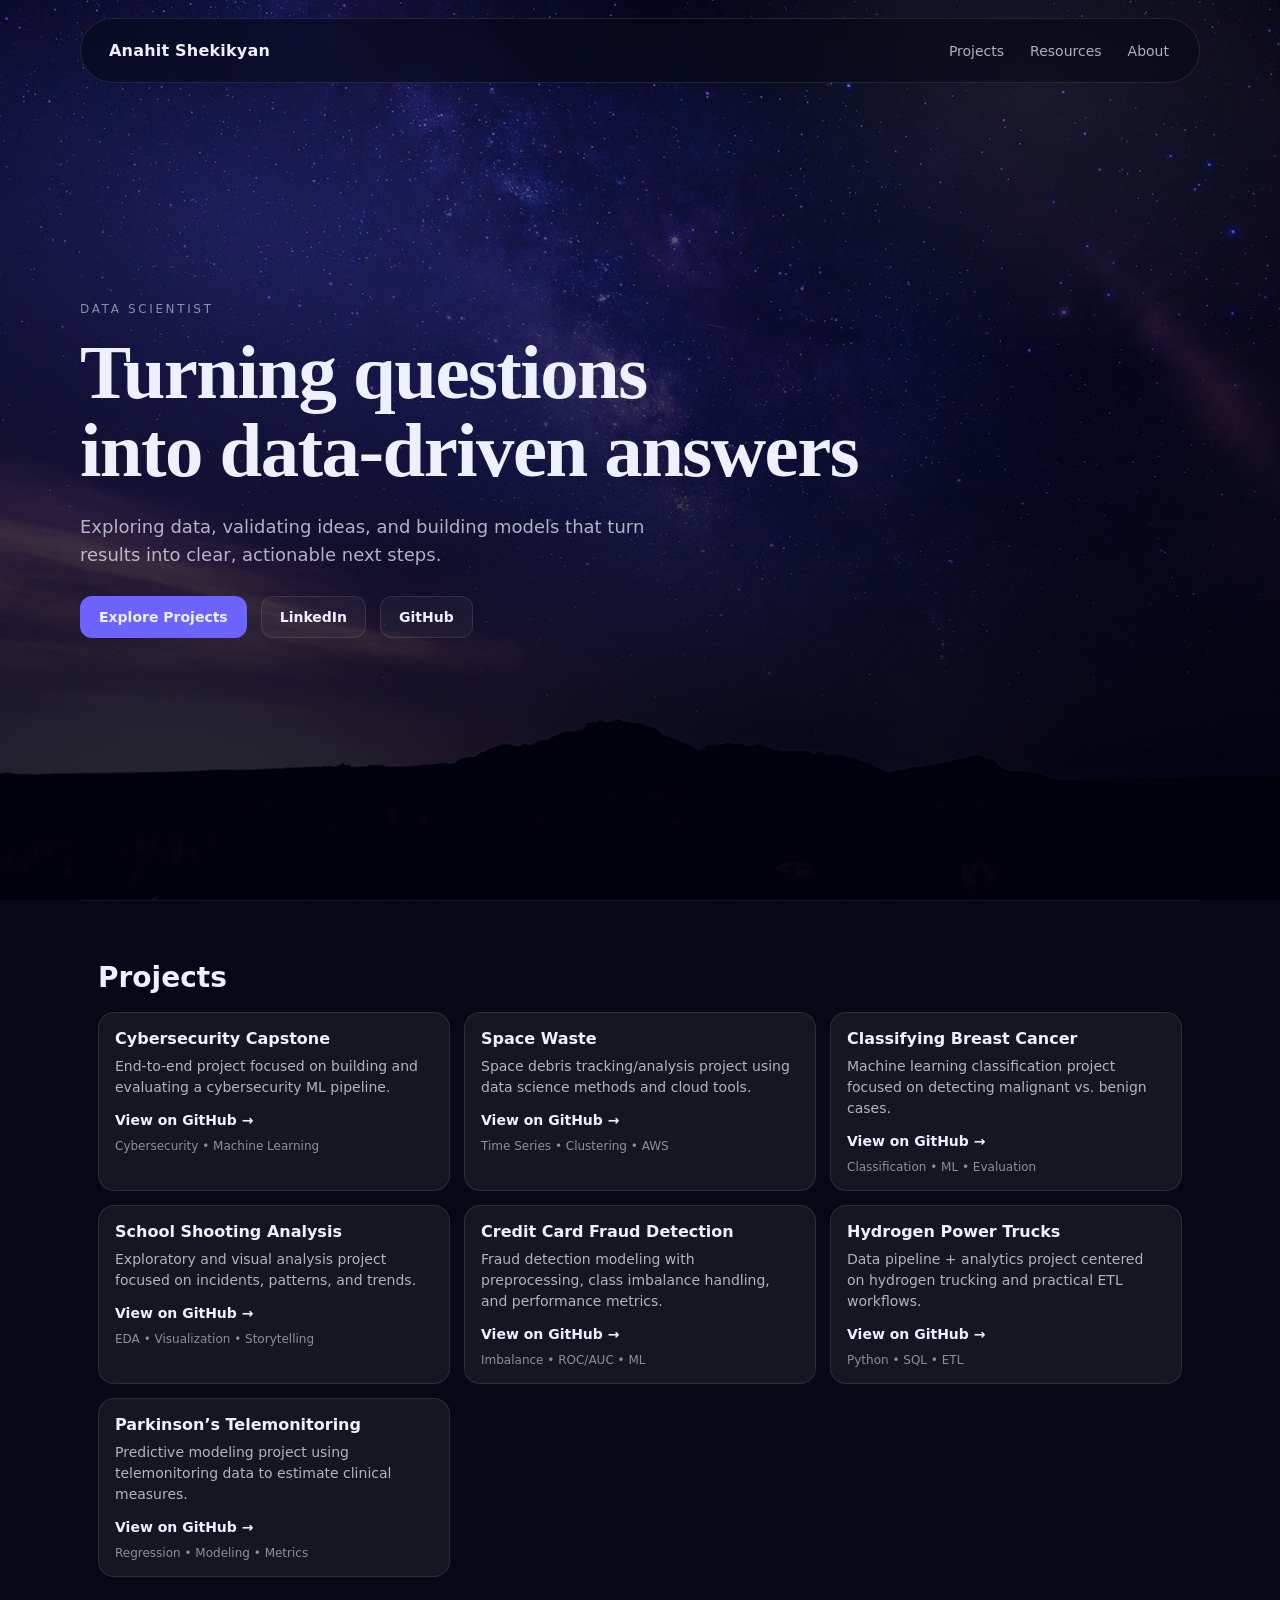
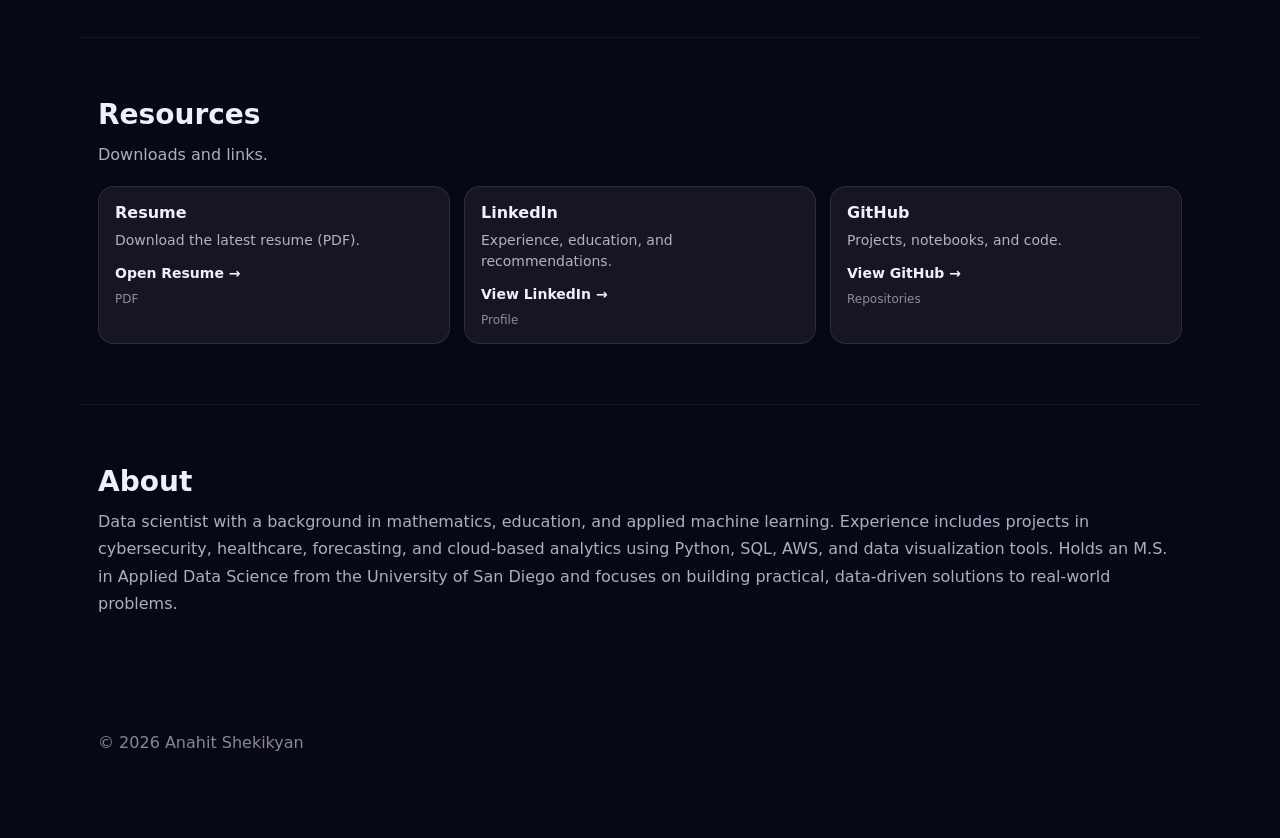
<file: index.html>
<!doctype html>
<html lang="en">
<head>
  <meta charset="UTF-8" />
  <meta name="viewport" content="width=device-width, initial-scale=1.0"/>
  <title>Anahit Shekikyan | Data Scientist</title>
  <link rel="stylesheet" href="styles.css" />
</head>

<body id="top">
  <!-- Top nav -->
  <header class="topbar">
    <div class="nav-inner">
      <a class="brand" href="#top">Anahit Shekikyan</a>

      <nav class="navlinks">
        <a href="#projects">Projects</a>
        <a href="#resources">Resources</a>
        <a href="#about">About</a>
      </nav>
    </div>
  </header>

  <!-- Hero -->
  <main class="hero">
    <div class="hero-bg" aria-hidden="true"></div>

    <section class="hero-content">
      <p class="eyebrow">DATA SCIENTIST</p>

      <h1>Turning questions<br/>into data-driven answers</h1>

      <p class="subhead">
        Exploring data, validating ideas, and building models that turn results into clear, actionable next steps.
      </p>

      <div class="cta-row">
        <a class="btn primary" href="#projects">Explore Projects</a>

        <a class="btn ghost"
           href="https://linkedin.com/in/anna-6a2s44"
           target="_blank" rel="noopener noreferrer">
          LinkedIn
        </a>

        <a class="btn ghost"
           href="https://github.com/AnahitShekikyan"
           target="_blank" rel="noopener noreferrer">
          GitHub
        </a>
      </div>
    </section>
  </main>

<!-- Sections -->
<!-- Projects -->
<section id="projects" class="section">
  <h2>Projects</h2>

  <div class="grid">
    <div class="card">
      <h3>Cybersecurity Capstone</h3>
      <p>End-to-end project focused on building and evaluating a cybersecurity ML pipeline.</p>
      <a href="https://github.com/AnahitShekikyan/Cybersecurity_Capstone"
         target="_blank" rel="noopener noreferrer">
        View on GitHub →
      </a>
      <div class="meta">Cybersecurity • Machine Learning</div>
    </div>

    <div class="card">
      <h3>Space Waste</h3>
      <p>Space debris tracking/analysis project using data science methods and cloud tools.</p>
      <a href="https://github.com/AnahitShekikyan/Space-Waste"
         target="_blank" rel="noopener noreferrer">
        View on GitHub →
      </a>
      <div class="meta">Time Series • Clustering • AWS</div>
    </div>

    <div class="card">
      <h3>Classifying Breast Cancer</h3>
      <p>Machine learning classification project focused on detecting malignant vs. benign cases.</p>
      <a href="https://github.com/AnahitShekikyan/Classifying-Breast-Cancer"
         target="_blank" rel="noopener noreferrer">
        View on GitHub →
      </a>
      <div class="meta">Classification • ML • Evaluation</div>
    </div>

    <div class="card">
      <h3>School Shooting Analysis</h3>
      <p>Exploratory and visual analysis project focused on incidents, patterns, and trends.</p>
      <a href="https://github.com/AnahitShekikyan/School-Shooting-Analysis-"
         target="_blank" rel="noopener noreferrer">
        View on GitHub →
      </a>
      <div class="meta">EDA • Visualization • Storytelling</div>
    </div>

    <div class="card">
      <h3>Credit Card Fraud Detection</h3>
      <p>Fraud detection modeling with preprocessing, class imbalance handling, and performance metrics.</p>
      <a href="https://github.com/AnahitShekikyan/Credit-Card-Fraud-Detection"
         target="_blank" rel="noopener noreferrer">
        View on GitHub →
      </a>
      <div class="meta">Imbalance • ROC/AUC • ML</div>
    </div>

    <div class="card">
      <h3>Hydrogen Power Trucks</h3>
      <p>Data pipeline + analytics project centered on hydrogen trucking and practical ETL workflows.</p>
      <a href="https://github.com/AnahitShekikyan/Hydrogen-Power-Trucks"
         target="_blank" rel="noopener noreferrer">
        View on GitHub →
      </a>
      <div class="meta">Python • SQL • ETL</div>
    </div>

    <div class="card">
      <h3>Parkinson’s Telemonitoring</h3>
      <p>Predictive modeling project using telemonitoring data to estimate clinical measures.</p>
      <a href="https://github.com/AnahitShekikyan/Parkinson-s-Telemonitoring"
         target="_blank" rel="noopener noreferrer">
        View on GitHub →
      </a>
      <div class="meta">Regression • Modeling • Metrics</div>
    </div>
  </div>
</section>

<section id="resources" class="section">
  <h2>Resources</h2>
  <p class="muted">Downloads and links.</p>

  <div class="grid">
    <div class="card">
      <h3>Resume</h3>
      <p>Download the latest resume (PDF).</p>
      <a href="assets/Resume.pdf" target="_blank" rel="noopener noreferrer">
        Open Resume →
      </a>
      <div class="meta">PDF</div>
    </div>

    <div class="card">
      <h3>LinkedIn</h3>
      <p>Experience, education, and recommendations.</p>
      <a href="https://linkedin.com/in/anna-6a2s44" target="_blank" rel="noopener noreferrer">
        View LinkedIn →
      </a>
      <div class="meta">Profile</div>
    </div>

    <div class="card">
      <h3>GitHub</h3>
      <p>Projects, notebooks, and code.</p>
      <a href="https://github.com/AnahitShekikyan" target="_blank" rel="noopener noreferrer">
        View GitHub →
      </a>
      <div class="meta">Repositories</div>
    </div>
  </div>
</section>

<section id="about" class="section">
  <h2>About</h2>
<p>
  Data scientist with a background in mathematics, education, and applied machine learning. Experience includes projects in cybersecurity, healthcare, forecasting, and cloud-based analytics using Python, SQL, AWS, and data visualization tools. Holds an M.S. in Applied Data Science from the University of San Diego and focuses on building practical, data-driven solutions to real-world problems.
</p>
</section>

  <footer class="footer">
    <p>© <span id="year"></span> Anahit Shekikyan</p>
  </footer>

  <script>
    document.getElementById("year").textContent = new Date().getFullYear();
  </script>
</body>

</html>
</file>
<file: styles.css>
:root{
  --bg: #070815;
  --text: #eef0ff;
  --muted: rgba(238,240,255,0.72);
  --muted2: rgba(238,240,255,0.55);
  --card: rgba(255,255,255,0.06);
  --stroke: rgba(255,255,255,0.10);
  --accent: #6d63ff;
}

*{ box-sizing: border-box; }
html, body{
  margin: 0;
  padding: 0;
  font-family: ui-sans-serif, system-ui, -apple-system, Segoe UI, Roboto, Helvetica, Arial;
  color: var(--text);
  background: var(--bg);
}

a{ color: inherit; text-decoration: none; }

.topbar{
  position: fixed;
  top: 0;
  left: 0;
  right: 0;
  padding: 18px;
  z-index: 50;
}

.nav-inner{
  max-width: 1120px;
  margin: 0 auto;
  padding: 14px 18px;
  border-radius: 999px;
  background: rgba(7,8,21,0.55);
  backdrop-filter: blur(12px);
  border: 1px solid var(--stroke);
  display: flex;
  align-items: center;
  justify-content: space-between;
}

.brand{
  font-weight: 600;
  letter-spacing: 0.2px;
  padding: 8px 10px;
  border-radius: 999px;
}

.navlinks{
  display: flex;
  gap: 26px;
  padding: 8px 12px;
}

.navlinks a{
  color: var(--muted);
  font-weight: 500;
  font-size: 14px;
}
.navlinks a:hover{ color: var(--text); }

.hero{
  min-height: 100vh;
  position: relative;
  overflow: hidden;
  display: grid;
  place-items: center;
  padding: 110px 18px 70px;
}

.hero-bg{
  position: absolute;
  inset: 0;
  background:
    radial-gradient(900px 600px at 20% 25%, rgba(109,99,255,0.20), transparent 60%),
    radial-gradient(700px 500px at 80% 10%, rgba(255,255,255,0.08), transparent 55%),
    linear-gradient(to bottom, rgba(7,8,21,0.55), rgba(7,8,21,0.92)),
    url("assets/hero.jpg");
  background-size: cover;
  background-position: center;
  filter: saturate(0.9) contrast(1.05);
  transform: scale(1.03);
}

.hero-content{
  position: relative;
  max-width: 1120px;
  width: 100%;
}

.eyebrow{
  margin: 0 0 18px;
  color: var(--muted2);
  letter-spacing: 0.22em;
  font-size: 12px;
  text-transform: uppercase;
}

h1{
  margin: 0;
  font-family: ui-serif, Georgia, Cambria, "Times New Roman", Times, serif;
  font-weight: 650;
  font-size: clamp(42px, 6vw, 78px);
  line-height: 1.02;
  letter-spacing: -0.02em;
}

.subhead{
  max-width: 620px;
  margin: 22px 0 0;
  color: var(--muted);
  font-size: 18px;
  line-height: 1.6;
}

.cta-row{
  display: flex;
  gap: 14px;
  margin-top: 26px;
  flex-wrap: wrap;
}

.btn{
  display: inline-flex;
  align-items: center;
  justify-content: center;
  padding: 12px 18px;
  border-radius: 12px;
  font-weight: 600;
  font-size: 14px;
  border: 1px solid var(--stroke);
  background: var(--card);
  transition: transform 0.08s ease, background 0.2s ease, border-color 0.2s ease;
}

.btn:hover{
  transform: translateY(-1px);
  border-color: rgba(255,255,255,0.18);
}

.btn.primary{
  background: var(--accent);
  border-color: rgba(109,99,255,0.7);
}
.btn.primary:hover{
  background: #7a72ff;
}

.btn.ghost{
  background: rgba(255,255,255,0.04);
}

.section{
  max-width: 1120px;
  margin: 0 auto;
  padding: 60px 18px;
  border-top: 1px solid rgba(255,255,255,0.06);
}

.section h2{
  margin: 0 0 10px;
  font-size: 28px;
}

.section p{
  margin: 0;
  color: var(--muted);
  line-height: 1.7;
}

.footer{
  max-width: 1120px;
  margin: 0 auto;
  padding: 40px 18px 70px;
  color: var(--muted2);
}

@media (max-width: 640px){
  .navlinks{ gap: 16px; }
}

.muted{ color: rgba(238,240,255,0.72); }

.grid{
  margin-top: 18px;
  display: grid;
  grid-template-columns: repeat(3, minmax(0, 1fr));
  gap: 14px;
}

.card{
  padding: 16px;
  border-radius: 16px;
  border: 1px solid rgba(255,255,255,0.10);
  background: rgba(255,255,255,0.06);
}

.card h3{ margin: 0 0 8px; font-size: 16px; }
.card p{
  margin: 0 0 12px;
  color: rgba(238,240,255,0.72);
  line-height: 1.5;
  font-size: 14px;
}
.card a{ font-weight: 600; font-size: 14px; }
.card .meta{
  margin-top: 10px;
  color: rgba(238,240,255,0.55);
  font-size: 12px;
}

@media (max-width: 900px){
  .grid{ grid-template-columns: repeat(2, minmax(0, 1fr)); }
}
@media (max-width: 600px){
  .grid{ grid-template-columns: 1fr; }
}
.muted{ color: rgba(238,240,255,0.72); }

.grid{
  margin-top: 18px;
  display: grid;
  grid-template-columns: repeat(3, minmax(0, 1fr));
  gap: 14px;
}

.card{
  padding: 16px;
  border-radius: 16px;
  border: 1px solid rgba(255,255,255,0.10);
  background: rgba(255,255,255,0.06);
}

.card h3{ margin: 0 0 8px; font-size: 16px; }
.card p{
  margin: 0 0 12px;
  color: rgba(238,240,255,0.72);
  line-height: 1.5;
  font-size: 14px;
}
.card a{ font-weight: 600; font-size: 14px; }
.card .meta{
  margin-top: 10px;
  color: rgba(238,240,255,0.55);
  font-size: 12px;
}

@media (max-width: 900px){
  .grid{ grid-template-columns: repeat(2, minmax(0, 1fr)); }
}
@media (max-width: 600px){
  .grid{ grid-template-columns: 1fr; }
}
</file>
